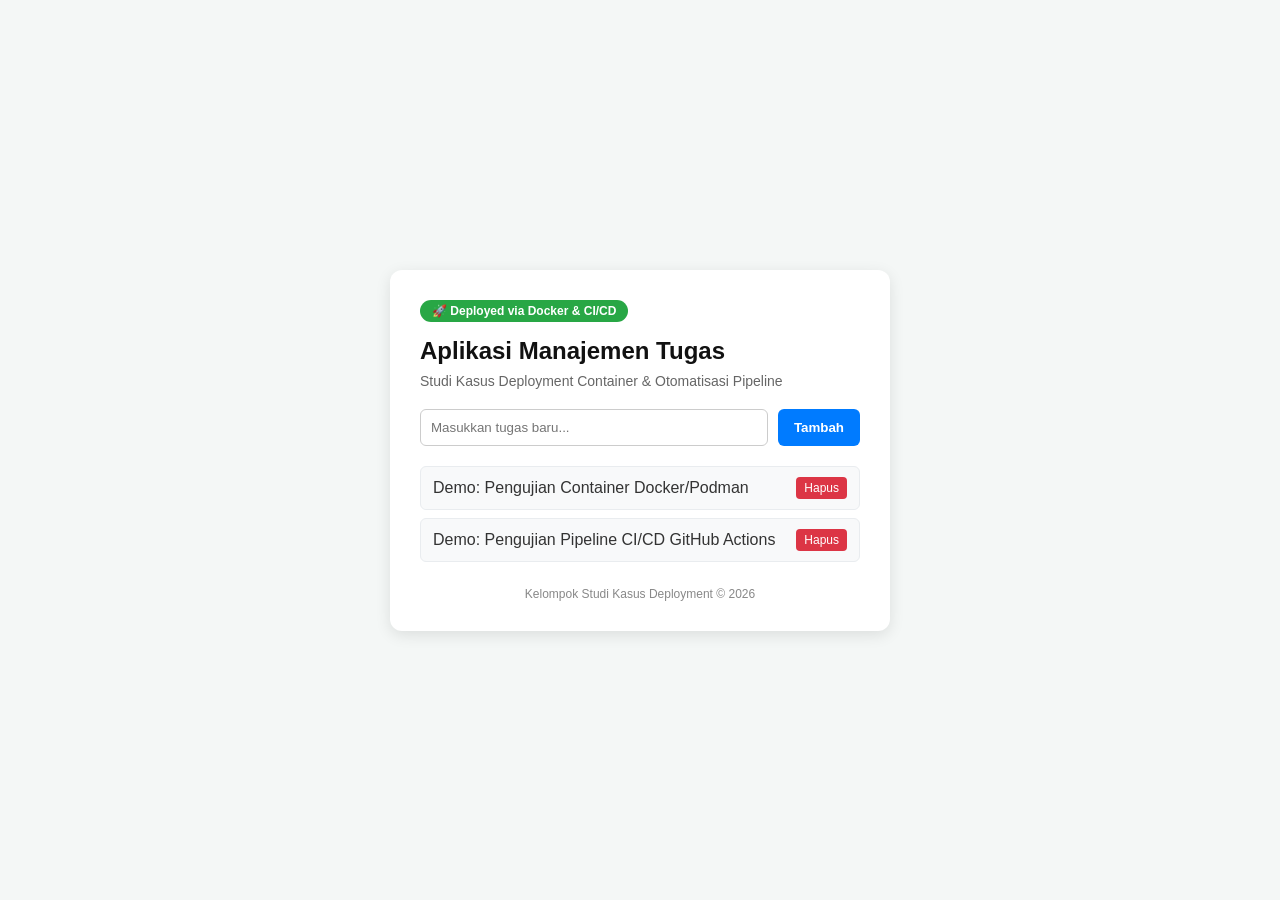
<file: src/Index.html>
<!DOCTYPE html>
<html lang="id">
<head>
    <meta charset="UTF-8">
    <meta name="viewport" content="width=device-width, initial-scale=1.0">
    <title>Task Manager - CI/CD Demo</title>
    <style>
        * { box-sizing: border-box; margin: 0; padding: 0; font-family: 'Segoe UI', Tahoma, Geneva, Verdana, sans-serif; }
        body { background: #f4f7f6; color: #333; display: flex; flex-direction: column; min-height: 100vh; align-items: center; justify-content: center; padding: 20px; }
        .card { background: white; padding: 30px; border-radius: 12px; box-shadow: 0 4px 15px rgba(0,0,0,0.1); width: 100%; max-width: 500px; }
        .badge { display: inline-block; background: #28a745; color: white; padding: 4px 12px; border-radius: 20px; font-size: 12px; font-weight: bold; margin-bottom: 15px; }
        h1 { font-size: 24px; margin-bottom: 8px; color: #111; }
        p.subtitle { color: #666; font-size: 14px; margin-bottom: 20px; }
        .input-group { display: flex; gap: 10px; margin-bottom: 20px; }
        input[type="text"] { flex: 1; padding: 10px; border: 1px solid #ccc; border-radius: 6px; outline: none; }
        button.btn-add { background: #007bff; color: white; border: none; padding: 10px 16px; border-radius: 6px; cursor: pointer; font-weight: bold; }
        button.btn-add:hover { background: #0056b3; }
        ul { list-style: none; }
        li { background: #f8f9fa; border: 1px solid #e9ecef; padding: 10px 12px; border-radius: 6px; display: flex; justify-content: space-between; align-items: center; margin-bottom: 8px; }
        .btn-del { background: #dc3545; color: white; border: none; padding: 4px 8px; border-radius: 4px; cursor: pointer; font-size: 12px; }
        .btn-del:hover { background: #bd2130; }
        footer { margin-top: 25px; text-align: center; font-size: 12px; color: #888; }
    </style>
</head>
<body>

<div class="card">
    <span class="badge">🚀 Deployed via Docker & CI/CD</span>
    <h1>Aplikasi Manajemen Tugas</h1>
    <p class="subtitle">Studi Kasus Deployment Container & Otomatisasi Pipeline</p>

    <div class="input-group">
        <input type="text" id="taskInput" placeholder="Masukkan tugas baru...">
        <button class="btn-add" onclick="addTask()">Tambah</button>
    </div>

    <ul id="taskList">
        <li>
            <span>Demo: Pengujian Container Docker/Podman</span>
            <button class="btn-del" onclick="removeTask(this)">Hapus</button>
        </li>
        <li>
            <span>Demo: Pengujian Pipeline CI/CD GitHub Actions</span>
            <button class="btn-del" onclick="removeTask(this)">Hapus</button>
        </li>
    </ul>

    <footer>
        <p>Kelompok Studi Kasus Deployment &copy; 2026</p>
    </footer>
</div>

<script>
    function addTask() {
        const input = document.getElementById('taskInput');
        const text = input.value.trim();
        if (text === '') return;

        const ul = document.getElementById('taskList');
        const li = document.createElement('li');
        li.innerHTML = `<span>${text}</span> <button class="btn-del" onclick="removeTask(this)">Hapus</button>`;
        ul.appendChild(li);

        input.value = '';
    }

    function removeTask(btn) {
        btn.parentElement.remove();
    }
</script>

</body>
</html>
</file>
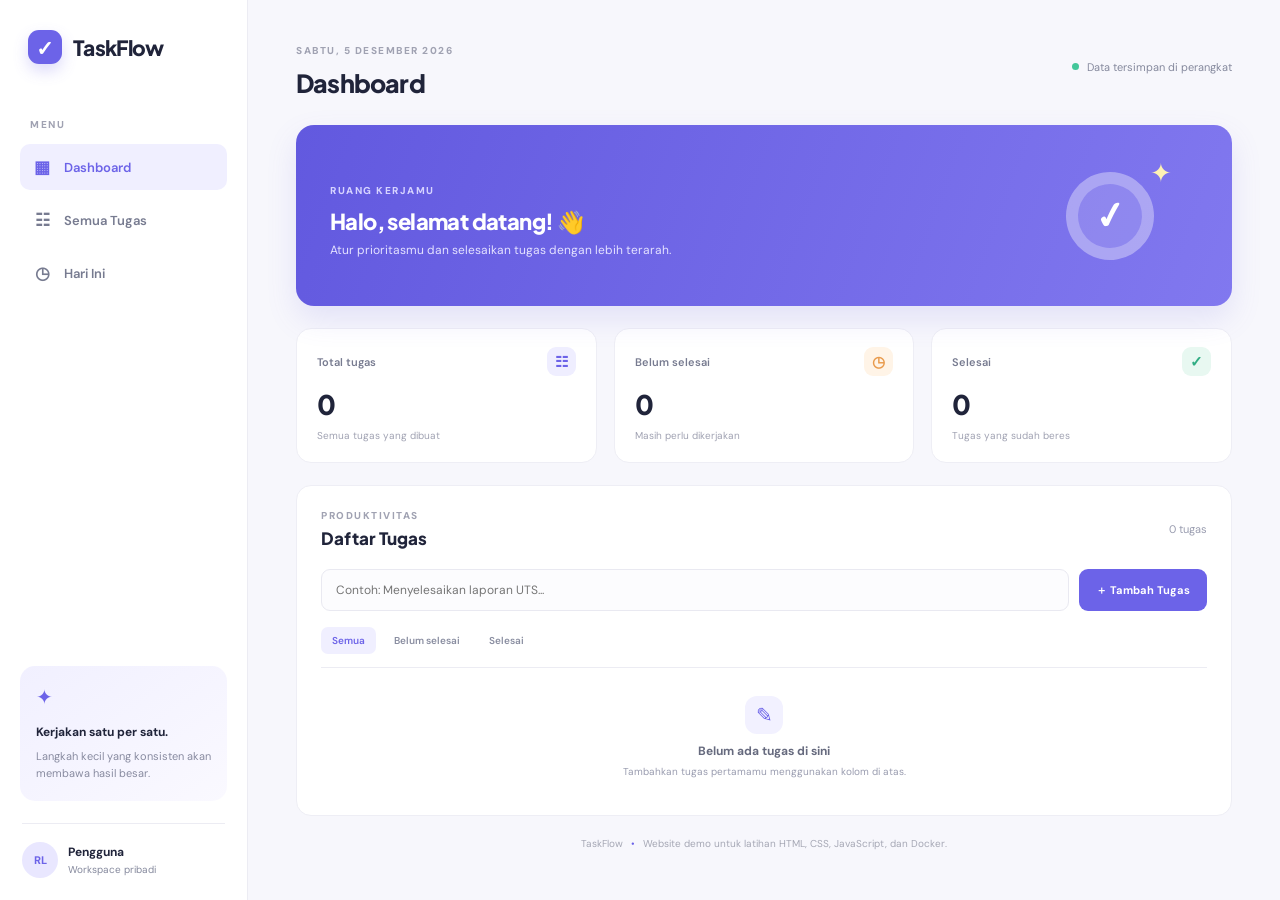
<file: src/index.html>
<!DOCTYPE html>
<html lang="id">
<head>
  <meta charset="UTF-8">
  <meta name="viewport" content="width=device-width, initial-scale=1.0">
  <meta name="description" content="TaskFlow - aplikasi pengelola tugas sederhana.">
  <title>TaskFlow | Pengelola Tugas</title>
  <link rel="stylesheet" href="style.css">
  <script src="script.js" defer></script>
</head>
<body>
  <div class="app-shell">
    <aside class="sidebar">
      <a class="brand" href="#" aria-label="TaskFlow beranda">
        <span class="brand-mark">✓</span>
        <span>TaskFlow</span>
      </a>

      <div class="sidebar-label">MENU</div>
      <nav class="nav-menu" aria-label="Navigasi utama">
        <a class="nav-link active" href="#dashboard"><span>▦</span> Dashboard</a>
        <a class="nav-link" href="#tasks"><span>☷</span> Semua Tugas</a>
        <a class="nav-link" href="#today"><span>◷</span> Hari Ini</a>
      </nav>

      <div class="sidebar-note">
        <div class="note-icon">✦</div>
        <strong>Kerjakan satu per satu.</strong>
        <p>Langkah kecil yang konsisten akan membawa hasil besar.</p>
      </div>

      <div class="profile">
        <div class="avatar">RL</div>
        <div><strong>Pengguna</strong><small>Workspace pribadi</small></div>
      </div>
    </aside>

    <main class="main-content" id="dashboard">
      <header class="topbar">
        <div>
          <p class="eyebrow" id="current-date">WORKSPACE</p>
          <h1>Dashboard</h1>
        </div>
        <div class="topbar-right">
          <span class="status-dot"></span>
          <span class="saved-label">Data tersimpan di perangkat</span>
        </div>
      </header>

      <section class="welcome-card">
        <div>
          <p class="eyebrow light">RUANG KERJAMU</p>
          <h2>Halo, selamat datang! <span>👋</span></h2>
          <p>Atur prioritasmu dan selesaikan tugas dengan lebih terarah.</p>
        </div>
        <div class="welcome-art" aria-hidden="true">
          <div class="art-circle">✓</div>
          <div class="art-spark">✦</div>
        </div>
      </section>

      <section class="stats-grid" aria-label="Ringkasan tugas">
        <article class="stat-card">
          <div class="stat-top"><span>Total tugas</span><span class="stat-icon purple">☷</span></div>
          <strong id="total-count">0</strong>
          <small>Semua tugas yang dibuat</small>
        </article>
        <article class="stat-card">
          <div class="stat-top"><span>Belum selesai</span><span class="stat-icon orange">◷</span></div>
          <strong id="pending-count">0</strong>
          <small>Masih perlu dikerjakan</small>
        </article>
        <article class="stat-card">
          <div class="stat-top"><span>Selesai</span><span class="stat-icon green">✓</span></div>
          <strong id="completed-count">0</strong>
          <small>Tugas yang sudah beres</small>
        </article>
      </section>

      <section class="task-panel" id="tasks">
        <div class="panel-heading">
          <div>
            <p class="eyebrow">PRODUKTIVITAS</p>
            <h2>Daftar Tugas</h2>
          </div>
          <span class="task-counter" id="list-counter">0 tugas</span>
        </div>

        <form id="task-form" class="task-form">
          <label class="sr-only" for="task-input">Nama tugas</label>
          <input id="task-input" type="text" placeholder="Contoh: Menyelesaikan laporan UTS..." maxlength="90" required>
          <button type="submit" class="add-button">＋ Tambah Tugas</button>
        </form>

        <div class="filters" role="group" aria-label="Filter tugas">
          <button class="filter-button active" data-filter="all" type="button">Semua</button>
          <button class="filter-button" data-filter="pending" type="button">Belum selesai</button>
          <button class="filter-button" data-filter="completed" type="button">Selesai</button>
        </div>

        <ul id="task-list" class="task-list" aria-live="polite"></ul>
        <div id="empty-state" class="empty-state">
          <div class="empty-icon">✎</div>
          <strong>Belum ada tugas di sini</strong>
          <p>Tambahkan tugas pertamamu menggunakan kolom di atas.</p>
        </div>
      </section>

      <footer>TaskFlow <span>•</span> Website demo untuk latihan HTML, CSS, JavaScript, dan Docker.</footer>
    </main>
  </div>
</body>
</html>
</file>
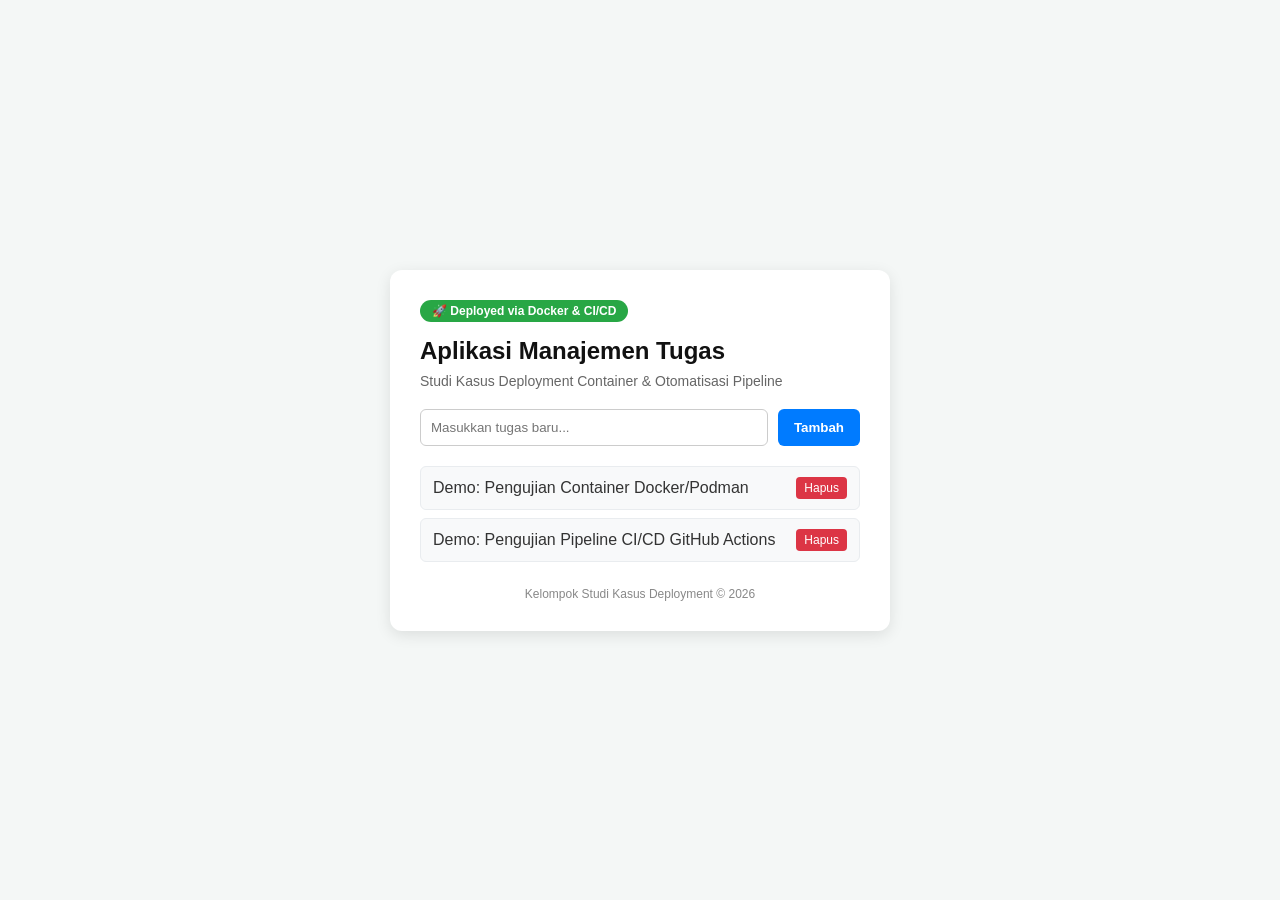
<file: TaskFlow_UTS_Complete/src/Index.html>
<!DOCTYPE html>
<html lang="id">
<head>
    <meta charset="UTF-8">
    <meta name="viewport" content="width=device-width, initial-scale=1.0">
    <title>Task Manager - CI/CD Demo</title>
    <style>
        * { box-sizing: border-box; margin: 0; padding: 0; font-family: 'Segoe UI', Tahoma, Geneva, Verdana, sans-serif; }
        body { background: #f4f7f6; color: #333; display: flex; flex-direction: column; min-height: 100vh; align-items: center; justify-content: center; padding: 20px; }
        .card { background: white; padding: 30px; border-radius: 12px; box-shadow: 0 4px 15px rgba(0,0,0,0.1); width: 100%; max-width: 500px; }
        .badge { display: inline-block; background: #28a745; color: white; padding: 4px 12px; border-radius: 20px; font-size: 12px; font-weight: bold; margin-bottom: 15px; }
        h1 { font-size: 24px; margin-bottom: 8px; color: #111; }
        p.subtitle { color: #666; font-size: 14px; margin-bottom: 20px; }
        .input-group { display: flex; gap: 10px; margin-bottom: 20px; }
        input[type="text"] { flex: 1; padding: 10px; border: 1px solid #ccc; border-radius: 6px; outline: none; }
        button.btn-add { background: #007bff; color: white; border: none; padding: 10px 16px; border-radius: 6px; cursor: pointer; font-weight: bold; }
        button.btn-add:hover { background: #0056b3; }
        ul { list-style: none; }
        li { background: #f8f9fa; border: 1px solid #e9ecef; padding: 10px 12px; border-radius: 6px; display: flex; justify-content: space-between; align-items: center; margin-bottom: 8px; }
        .btn-del { background: #dc3545; color: white; border: none; padding: 4px 8px; border-radius: 4px; cursor: pointer; font-size: 12px; }
        .btn-del:hover { background: #bd2130; }
        footer { margin-top: 25px; text-align: center; font-size: 12px; color: #888; }
    </style>
</head>
<body>

<div class="card">
    <span class="badge">🚀 Deployed via Docker & CI/CD</span>
    <h1>Aplikasi Manajemen Tugas</h1>
    <p class="subtitle">Studi Kasus Deployment Container & Otomatisasi Pipeline</p>

    <div class="input-group">
        <input type="text" id="taskInput" placeholder="Masukkan tugas baru...">
        <button class="btn-add" onclick="addTask()">Tambah</button>
    </div>

    <ul id="taskList">
        <li>
            <span>Demo: Pengujian Container Docker/Podman</span>
            <button class="btn-del" onclick="removeTask(this)">Hapus</button>
        </li>
        <li>
            <span>Demo: Pengujian Pipeline CI/CD GitHub Actions</span>
            <button class="btn-del" onclick="removeTask(this)">Hapus</button>
        </li>
    </ul>

    <footer>
        <p>Kelompok Studi Kasus Deployment &copy; 2026</p>
    </footer>
</div>

<script>
    function addTask() {
        const input = document.getElementById('taskInput');
        const text = input.value.trim();
        if (text === '') return;

        const ul = document.getElementById('taskList');
        const li = document.createElement('li');
        li.innerHTML = `<span>${text}</span> <button class="btn-del" onclick="removeTask(this)">Hapus</button>`;
        ul.appendChild(li);

        input.value = '';
    }

    function removeTask(btn) {
        btn.parentElement.remove();
    }
</script>

</body>
</html>
</file>
<file: src/style.css>
@import url('https://fonts.googleapis.com/css2?family=DM+Sans:wght@400;500;600;700;800&family=Plus+Jakarta+Sans:wght@500;600;700;800&display=swap');

:root {
  --ink: #20243a;
  --muted: #85899d;
  --purple: #6c63e8;
  --purple-dark: #554bd0;
  --line: #ececf3;
  --surface: #ffffff;
  --background: #f7f7fc;
}

* { box-sizing: border-box; }
body {
  margin: 0;
  color: var(--ink);
  background: var(--background);
  font-family: 'DM Sans', sans-serif;
}
button, input { font: inherit; }
.app-shell { min-height: 100vh; display: flex; }
.sidebar {
  width: 248px;
  flex: 0 0 248px;
  min-height: 100vh;
  padding: 30px 20px 22px;
  background: #fff;
  border-right: 1px solid var(--line);
  display: flex;
  flex-direction: column;
}
.brand {
  display: flex; align-items: center; gap: 11px;
  color: var(--ink); text-decoration: none;
  font: 800 21px 'Plus Jakarta Sans', sans-serif;
  letter-spacing: -0.7px; margin: 0 8px 54px;
}
.brand-mark {
  display: grid; place-items: center; width: 34px; height: 34px;
  border-radius: 11px; color: #fff; background: var(--purple);
  box-shadow: 0 7px 15px #6c63e83b; font-size: 21px;
}
.sidebar-label, .eyebrow {
  color: #a0a2b2; font-size: 10px; font-weight: 800;
  letter-spacing: 1.5px;
}
.sidebar-label { margin: 0 10px 13px; }
.nav-menu { display: grid; gap: 7px; }
.nav-link {
  display: flex; align-items: center; gap: 13px;
  padding: 12px 13px; border-radius: 10px;
  text-decoration: none; color: #777b90; font-size: 13px; font-weight: 600;
}
.nav-link span { width: 18px; text-align: center; font-size: 17px; }
.nav-link.active, .nav-link:hover { color: var(--purple); background: #f0efff; }
.sidebar-note {
  margin-top: auto; padding: 18px 16px; border-radius: 15px;
  background: linear-gradient(145deg, #f1f0ff, #faf9ff);
}
.note-icon { color: var(--purple); font-size: 20px; margin-bottom: 10px; }
.sidebar-note strong { font-size: 12px; }
.sidebar-note p { color: #888ba0; font-size: 11px; line-height: 1.6; margin: 7px 0 0; }
.profile {
  display: flex; align-items: center; gap: 10px;
  margin: 22px 2px 0; padding-top: 18px; border-top: 1px solid var(--line);
}
.avatar {
  display: grid; place-items: center; width: 36px; height: 36px;
  border-radius: 50%; background: #e9e7ff; color: var(--purple);
  font-size: 11px; font-weight: 800;
}
.profile strong, .profile small { display: block; }
.profile strong { font-size: 12px; }
.profile small { color: var(--muted); font-size: 10px; margin-top: 3px; }

.main-content { width: min(1120px, 100%); margin: 0 auto; padding: 34px 48px 24px; }
.topbar { display: flex; align-items: center; justify-content: space-between; margin-bottom: 26px; }
.topbar h1 { margin: 5px 0 0; font: 800 25px 'Plus Jakarta Sans', sans-serif; letter-spacing: -0.8px; }
.topbar-right { display: flex; align-items: center; gap: 8px; color: var(--muted); font-size: 11px; }
.status-dot { width: 7px; height: 7px; border-radius: 50%; background: #43c79a; }
.welcome-card {
  min-height: 178px; padding: 28px 34px; border-radius: 18px;
  color: white; display: flex; align-items: center; justify-content: space-between;
  overflow: hidden; position: relative;
  background: linear-gradient(110deg, #6259df 0%, #8178ef 100%);
  box-shadow: 0 13px 30px #7169df25;
}
.eyebrow.light { color: #d6d3ff; }
.welcome-card h2 { margin: 9px 0 7px; font: 800 22px 'Plus Jakarta Sans', sans-serif; letter-spacing: -0.6px; }
.welcome-card p:not(.eyebrow) { color: #e4e2ff; font-size: 12px; margin: 0; }
.welcome-art { width: 125px; height: 125px; position: relative; display: grid; place-items: center; margin-right: 26px; }
.art-circle {
  display: grid; place-items: center; width: 88px; height: 88px;
  border: 12px solid #ffffff42; border-radius: 50%;
  background: #ffffff25; font-size: 37px; font-weight: 700;
  transform: rotate(-9deg);
}
.art-spark { position: absolute; right: 0; top: 3px; color: #fff2b4; font-size: 26px; }
.stats-grid { display: grid; grid-template-columns: repeat(3, 1fr); gap: 17px; margin: 22px 0; }
.stat-card, .task-panel { background: var(--surface); border: 1px solid #eeeeF5; border-radius: 15px; }
.stat-card { padding: 18px 20px; }
.stat-top { display: flex; align-items: center; justify-content: space-between; color: #777b90; font-size: 11px; font-weight: 600; }
.stat-icon { width: 29px; height: 29px; display: grid; place-items: center; border-radius: 9px; font-size: 15px; }
.purple { color: #6c63e8; background: #efeeff; }
.orange { color: #e99b4d; background: #fff4e7; }
.green { color: #30ad83; background: #e8f8f1; }
.stat-card > strong { display: block; font: 800 27px 'Plus Jakarta Sans', sans-serif; margin: 11px 0 2px; }
.stat-card > small { color: #a0a2b2; font-size: 10px; }
.task-panel { padding: 23px 24px 20px; }
.panel-heading { display: flex; align-items: center; justify-content: space-between; }
.panel-heading .eyebrow { margin: 0 0 5px; }
.panel-heading h2 { margin: 0; font: 800 17px 'Plus Jakarta Sans', sans-serif; }
.task-counter { color: #999caf; font-size: 11px; }
.task-form { display: flex; gap: 10px; margin: 20px 0 16px; }
.task-form input {
  min-width: 0; flex: 1; padding: 12px 14px; border: 1px solid #e9e9f1;
  border-radius: 9px; outline: none; color: var(--ink); background: #fcfcfe; font-size: 12px;
}
.task-form input:focus { border-color: #9b95f4; box-shadow: 0 0 0 3px #6c63e817; }
.add-button {
  border: 0; border-radius: 9px; padding: 0 17px; color: #fff;
  background: var(--purple); cursor: pointer; font-size: 11px; font-weight: 700;
  transition: background .2s, transform .2s;
}
.add-button:hover { background: var(--purple-dark); transform: translateY(-1px); }
.filters { display: flex; gap: 7px; padding-bottom: 13px; border-bottom: 1px solid var(--line); }
.filter-button {
  border: 0; border-radius: 7px; padding: 7px 11px; color: #898da0;
  background: transparent; cursor: pointer; font-size: 10px; font-weight: 600;
}
.filter-button.active { color: var(--purple); background: #f0efff; }
.task-list { list-style: none; padding: 0; margin: 0; }
.task-item {
  display: flex; align-items: center; gap: 11px; padding: 13px 2px;
  border-bottom: 1px solid #f1f1f6; animation: appear .2s ease-out;
}
.task-item:last-child { border-bottom: 0; }
.task-check {
  appearance: none; width: 17px; height: 17px; flex: 0 0 17px;
  border: 1.5px solid #d5d5e2; border-radius: 5px; cursor: pointer; position: relative;
}
.task-check:checked { background: var(--purple); border-color: var(--purple); }
.task-check:checked::after { content: '✓'; color: white; position: absolute; left: 3px; top: -1px; font-size: 12px; }
.task-name { flex: 1; color: #55596e; font-size: 12px; overflow-wrap: anywhere; }
.task-item.done .task-name { color: #a5a7b4; text-decoration: line-through; }
.delete-button {
  border: 0; background: transparent; color: #b0b2c0; cursor: pointer;
  font-size: 17px; padding: 4px 7px; border-radius: 6px;
}
.delete-button:hover { color: #e36c78; background: #fff0f1; }
.empty-state { text-align: center; padding: 28px 12px 17px; color: #999caf; }
.empty-icon { margin: 0 auto 9px; display: grid; place-items: center; width: 38px; height: 38px; border-radius: 12px; background: #f2f1ff; color: var(--purple); font-size: 20px; }
.empty-state strong { display: block; color: #666a7e; font-size: 12px; }
.empty-state p { font-size: 10px; margin: 6px 0 0; }
footer { text-align: center; padding: 21px 0 0; color: #a5a7b4; font-size: 10px; }
footer span { padding: 0 5px; color: var(--purple); }
.sr-only { position: absolute; width: 1px; height: 1px; padding: 0; margin: -1px; overflow: hidden; clip: rect(0,0,0,0); white-space: nowrap; border: 0; }
@keyframes appear { from { opacity: 0; transform: translateY(4px); } to { opacity: 1; transform: translateY(0); } }

@media (max-width: 850px) {
  .sidebar { width: 205px; flex-basis: 205px; }
  .main-content { padding: 30px 25px 22px; }
}
@media (max-width: 650px) {
  .app-shell { display: block; }
  .sidebar { width: 100%; min-height: auto; padding: 15px 18px; border-right: 0; border-bottom: 1px solid var(--line); }
  .brand { margin: 0 0 13px; }
  .sidebar-label, .sidebar-note, .profile { display: none; }
  .nav-menu { display: flex; gap: 5px; overflow-x: auto; }
  .nav-link { padding: 9px 11px; white-space: nowrap; font-size: 11px; }
  .main-content { padding: 24px 16px; }
  .topbar h1 { font-size: 22px; }
  .saved-label { display: none; }
  .welcome-card { min-height: 155px; padding: 22px; }
  .welcome-card h2 { font-size: 18px; }
  .welcome-art { margin-right: 0; transform: scale(.8); }
  .stats-grid { gap: 9px; }
  .stat-card { padding: 13px 11px; }
  .stat-top { font-size: 9px; }
  .stat-card > strong { font-size: 23px; }
  .stat-card > small { font-size: 9px; }
  .task-panel { padding: 18px 14px; }
  .task-form { flex-direction: column; }
  .task-form input { min-height: 42px; }
  .add-button { min-height: 40px; }
}
@media (max-width: 380px) {
  .welcome-art { display: none; }
  .stats-grid { grid-template-columns: 1fr; }
}
</file>
